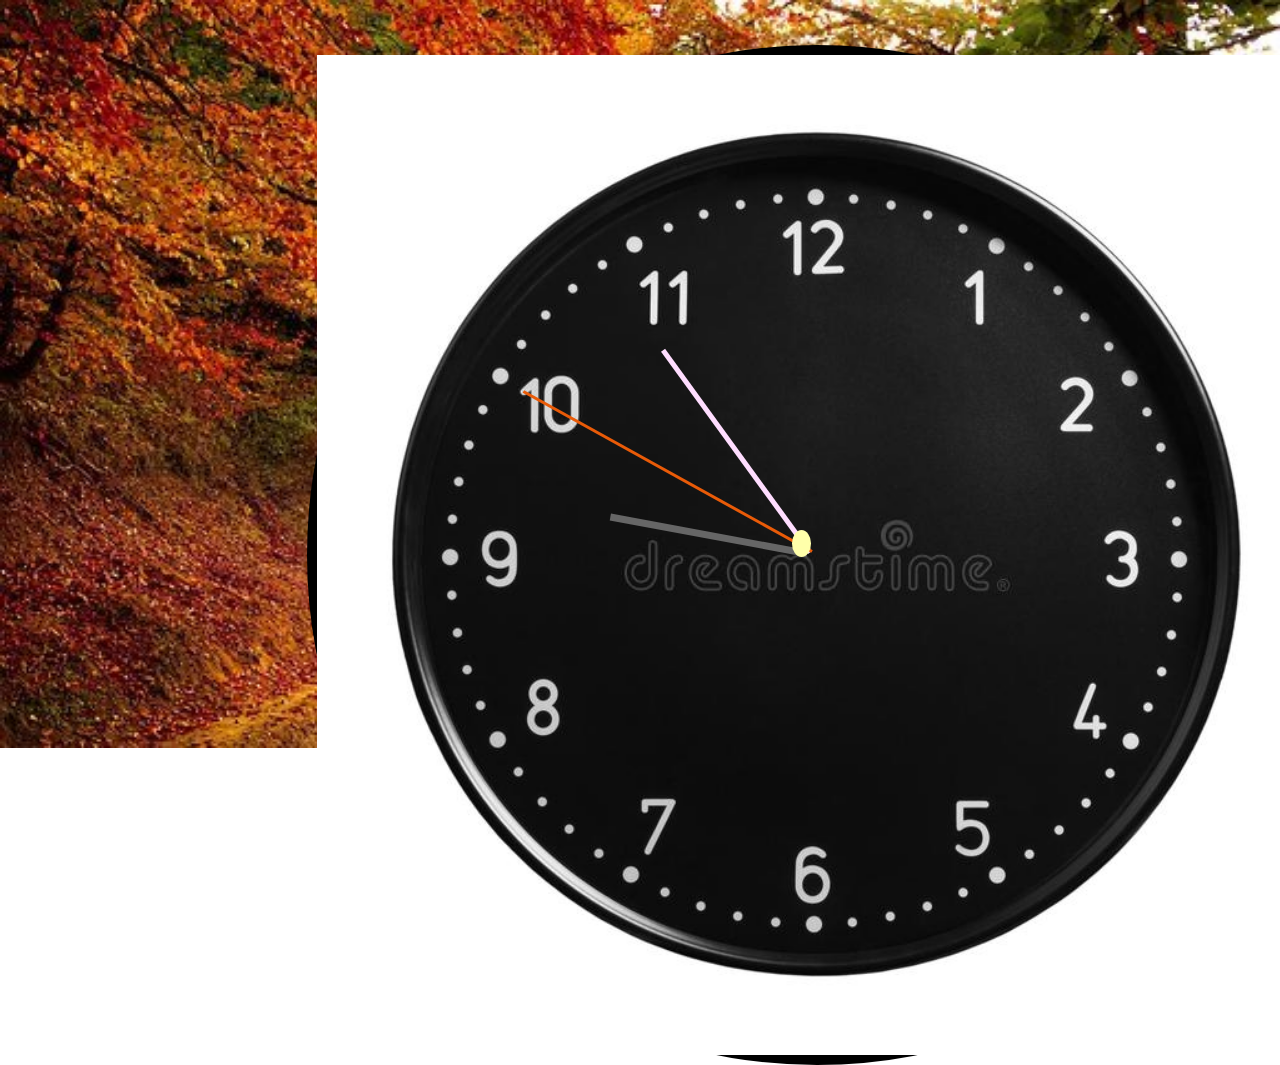
<file: Analog Clock/index.html>
<!DOCTYPE html>
<html lang="en">
<head>
    <meta charset="UTF-8">
    <meta http-equiv="X-UA-Compatible" content="IE=edge">
    <meta name="viewport" content="width=device-width, initial-scale=1.0">
    <link rel="stylesheet" href="./Assets/CSS/style.css">
    <title>Analog Clock</title>
</head>
<body>
    <div class="clock-wall" >
        <div class="clock">
            <img src="./Assets/images/black clock.jpg" alt="">
            <span class="centerDot"></span>
            <div class="pointers sec"></div>
            <div class="pointers min"></div>
            <div class="pointers hour"></div>
        </div>
    </div>
    <script src="./Assets/js/style.js"></script>
</body>
</html>
</file>
<file: Analog Clock/Assets/CSS/style.css>
*{
    margin: 0;
    padding: 0;

}

body{
    background: url(../images/nature1.jpg);
    background-repeat: no-repeat;
    background-size: cover;
}

.clock{
    position: absolute;
    top: 5%;
    left: 24%;
    height: 1000px;
    width: 1000px;
    border-radius: 50%;
    border: 10px solid black;
}

.clock img{
    height: 100%;
    width: 100%;
}

.pointers{
    position: absolute;
    width:24%;
    top: 49.5%;
    transform-origin: 100%;
    left: 25%;
   
}

.min{
    width:25%;
    top: 49.5%;
    left: 24.3%;
    background-color:#fdf;
    height: 5px;
    z-index: 11;
   
}


.sec{

    width:33%;
    top: 49.5%;
    left: 16.5%;
    background-color:rgb(233, 91, 8);
    height: 3px; 
    z-index: 12;
   
}

.hour{

    width:20%;
    top: 49.5%;
    left: 29%;
    background-color: #666;
    height: 7px;
    z-index: 10;
   
}






/* the little pin dot at the center of the clock */
.centerDot{
    position: absolute;
    height: 3vh;
    width: 1.5vw;
    background-color:#ffa;
    left: 47.5%;
    top: 47.5%;
    border-radius: 50%;
    z-index: 1000;
}
</file>
